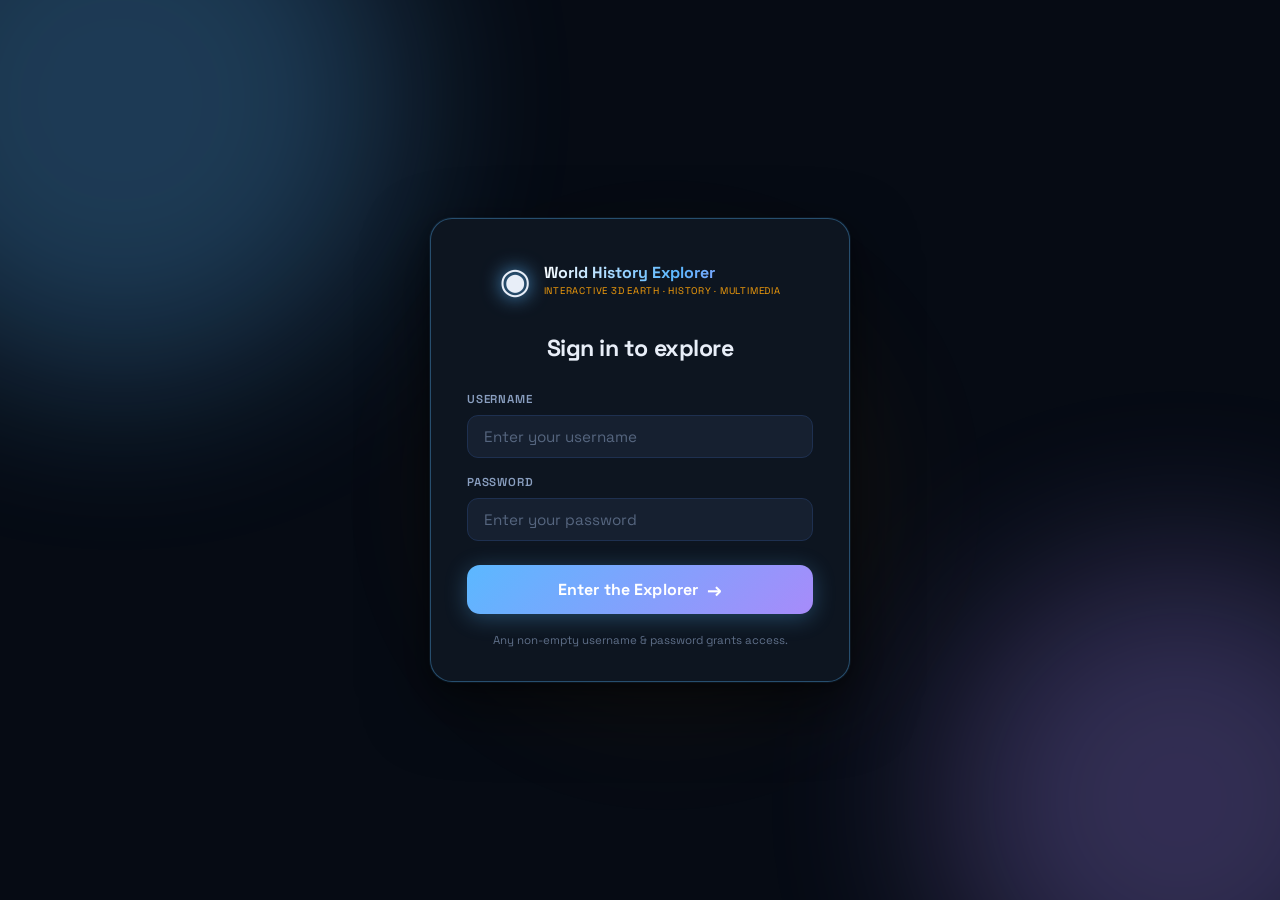
<file: index.html>
<!DOCTYPE html>
<html lang="en">
<head>
  <meta charset="UTF-8" />
  <meta name="viewport" content="width=device-width, initial-scale=1, viewport-fit=cover" />
  <title>Globe — World History Explorer</title>
  <link rel="stylesheet" href="css/styles.css" />
  <!-- Fast auth guard: runs synchronously before any rendering -->
  <script>if (sessionStorage.getItem('whe_logged_in') !== 'true') { window.location.replace('login.html'); }</script>
</head>
<body>

  <header class="site-header">
    <div class="site-header__inner">
      <span class="brand">
        <span class="brand__icon" aria-hidden="true">◉</span>
        <div class="brand__text">
          <span class="brand__name">World History Explorer</span>
          <span class="brand__sub">Interactive 3D Earth · History · Multimedia</span>
        </div>
      </span>
      <nav class="site-nav" id="siteMainNav" aria-label="Site pages">
        <a href="index.html" class="site-nav__link is-active" aria-current="page">🌍 Globe</a>
        <a href="quiz.html" class="site-nav__link">🧠 Quiz</a>
        <a href="timeline.html" class="site-nav__link">📅 Timeline</a>
        <a href="map.html" class="site-nav__link">🗺️ Map</a>
        <div class="site-nav__sep" aria-hidden="true"></div>
        <button type="button" id="btnThemeToggle" class="btn btn--sm" aria-pressed="false">☀ Light</button>
      </nav>
      <button
        type="button"
        class="mobile-nav-toggle"
        id="btnMobileNavToggle"
        aria-expanded="false"
        aria-controls="siteMainNav"
        aria-label="Open site menu"
      >
        <span class="mobile-nav-toggle__icon" aria-hidden="true"></span>
      </button>
    </div>
  </header>

  <div id="mobileNavBackdrop" class="mobile-nav-backdrop" hidden></div>

  <main class="globe-workspace">

    <!-- ── Left: Globe + Controls ── -->
    <section class="globe-panel" aria-labelledby="globe-heading">
      <div class="globe-panel__top">
        <div class="globe-panel__heading">
          <span class="chapter-label" aria-hidden="true">🌍 Explore &amp; Discover</span>
          <h2 id="globe-heading" class="globe-panel__title">Interactive Globe</h2>
        </div>
        <div class="globe-controls" role="toolbar" aria-label="Globe controls">
          <button type="button" id="btnToggleRotation" class="btn btn--sm" aria-pressed="true">⏸ Pause</button>
          <button type="button" id="btnResetCamera" class="btn btn--sm">↺ Reset</button>
          <button type="button" id="btnToggleWireframe" class="btn btn--sm" aria-pressed="false">⬡ Wire</button>
          <a href="map.html" class="btn btn--sm">🗺 Map</a>
        </div>
      </div>

      <div id="globe-container" class="globe-container" role="application" aria-label="Rotatable 3D globe. Click a continent to learn more."></div>

      <p class="hint">Drag to rotate · Scroll or pinch to zoom · Tap land regions to explore</p>

      <nav aria-label="Continent shortcuts" class="continent-nav">
        <span class="continent-nav__label">Jump to</span>
        <div class="continent-nav__buttons" id="continentQuickNav"></div>
      </nav>
    </section>

    <!-- ── Right: Info Sidebar ── -->
    <aside
      id="infoPanel"
      class="info-sidebar"
      aria-hidden="true"
      aria-labelledby="panelTitle"
    >
      <!-- Empty / placeholder state -->
      <div class="info-sidebar__empty" id="panelEmptyState">
        <div class="info-sidebar__orb" aria-hidden="true">🌐</div>
        <h3 class="info-sidebar__empty-title">Select a Continent</h3>
        <p class="info-sidebar__empty-body">
          Tap any region on the globe or use the jump-to buttons to explore history,
          statistics, media, and an animated algorithm timeline.
        </p>
        <div class="feature-grid">
          <button type="button" class="feature-chip" data-chip-section="panelEvents">📚 History</button>
          <button type="button" class="feature-chip" data-chip-section="panelStats">📊 Statistics</button>
          <button type="button" class="feature-chip" data-chip-section="panelImages">🖼 Images</button>
          <button type="button" class="feature-chip" data-chip-section="panelNarrationBlock">🎙 Narration</button>
          <button type="button" class="feature-chip" data-chip-section="panelVideoYoutubeWrap">🎬 Video</button>
        </div>
      </div>

      <!-- Continent detail content (shown after selection) -->
      <div class="info-sidebar__content" id="panelContent" hidden>
        <button type="button" class="info-panel__close" id="btnClosePanel" aria-label="Close panel">×</button>
        <div class="info-panel__inner">
          <h2 id="panelTitle" class="info-panel__title"></h2>
          <p id="panelOverview" class="info-panel__text"></p>

          <div class="panel-narration" id="panelNarrationBlock" aria-label="Optional narration">
            <h3 class="info-panel__subtitle">Narration</h3>
            <label class="panel-narration__auto">
              <input type="checkbox" id="panelNarratorAuto" />
              <span>🔊 Auto-play narration when a region opens</span>
            </label>
            <div class="panel-narration__tools">
              <button type="button" id="panelNarrationPlay" class="btn btn--primary btn--sm">▶ Play</button>
              <button type="button" id="panelNarrationPause" class="btn btn--sm" disabled>⏸ Pause</button>
              <button type="button" id="panelNarrationStop" class="btn btn--sm">⏹ Stop</button>
            </div>
          </div>

          <h3 class="info-panel__subtitle">Key statistics</h3>
          <dl class="stats" id="panelStats"></dl>

          <h3 class="info-panel__subtitle">Timeline highlights</h3>
          <ul class="event-list" id="panelEvents"></ul>

          <h3 class="info-panel__subtitle">Full timeline</h3>
          <p class="info-panel__timeline-lead">
            Open the Timeline page to view the animated drawing (DDA/Bresenham spine, midpoint circles, Bézier chords, and clipping).
          </p>
          <a id="panelOpenTimeline" class="btn btn--primary btn--sm btn--full" href="timeline.html">
            📅 Open Timeline for this continent
          </a>

          <h3 class="info-panel__subtitle">Reference maps</h3>
          <div class="media-row" id="panelImages"></div>

          <h3 class="info-panel__subtitle">Video</h3>
          <div id="panelVideoYoutubeWrap" class="media-video-youtube" hidden>
            <iframe
              id="panelVideoYoutube"
              class="media-video-youtube__iframe"
              allow="accelerometer; autoplay; clipboard-write; encrypted-media; gyroscope; picture-in-picture"
              allowfullscreen
              title="Region history video"
              src=""
            ></iframe>
          </div>
          <video id="panelVideo" class="media-video" controls preload="metadata" hidden></video>
          <p id="panelMediaNote" class="info-panel__media-note"></p>
        </div>
      </div>
    </aside>

  </main>

  <!-- Backdrop dims page on mobile when sidebar opens as bottom sheet -->
  <div id="panelBackdrop" class="backdrop" hidden></div>

  <script type="importmap">
    {
      "imports": {
        "three": "https://cdn.jsdelivr.net/npm/three@0.160.0/build/three.module.js",
        "three/addons/": "https://cdn.jsdelivr.net/npm/three@0.160.0/examples/jsm/"
      }
    }
  </script>
  <script type="module" src="js/app.js"></script>
</body>
</html>
</file>
<file: css/styles.css>
@import url('https://fonts.googleapis.com/css2?family=Space+Grotesk:wght@400;500;600;700&display=swap');

:root {
  --bg-deep: #060b14;
  --bg-panel: #0d1520;
  --bg-elevated: #162030;
  --accent: #5bb8ff;
  --accent-soft: rgba(91, 184, 255, 0.22);
  --accent-gold: #f59e0b;
  --accent-gold-soft: rgba(245, 158, 11, 0.18);
  --accent-green: #34d399;
  --accent-green-soft: rgba(52, 211, 153, 0.15);
  --accent-purple: #a78bfa;
  --text: #e8eef8;
  --text-muted: #8a9fc0;
  --border: #1e3050;
  --border-glow: rgba(91, 184, 255, 0.35);
  --shadow: rgba(0, 0, 0, 0.55);
  --radius: 12px;
  --transition: 0.28s cubic-bezier(0.4, 0, 0.2, 1);
  --header-bg: rgba(6, 11, 20, 0.9);
  --body-gradient-mid: #0a1f3c;
  --btn-hover-bg: #1c2e48;
  --timeline-bg: #080e18;
  --timeline-clip: #5bb8ff;
  --timeline-spine: #7ec8ff;
  --timeline-node: #f0a050;
  --timeline-curve: #9bdc6a;
  --timeline-label: #e8eef8;
  --timeline-label-muted: #9aa8c4;
  --map-ocean: #060e18;
  /* Borders read well on satellite / earth imagery */
  --map-border: #cfe6ff;
  --map-hover: #8fd4ff;
  --map-selected: #ffb84d;
  --touch-target: 44px;
  --nav-transition: 0.28s cubic-bezier(0.4, 0, 0.2, 1);
  font-family: 'Space Grotesk', "Segoe UI", system-ui, -apple-system, sans-serif;
  color-scheme: dark;
}

[data-theme='light'] {
  --bg-deep: #e8edf5;
  --bg-panel: #ffffff;
  --bg-elevated: #f1f5f9;
  --accent: #2563eb;
  --accent-soft: rgba(37, 99, 235, 0.15);
  --accent-gold: #b45309;
  --accent-gold-soft: rgba(180, 83, 9, 0.1);
  --accent-green: #059669;
  --accent-green-soft: rgba(5, 150, 105, 0.1);
  --accent-purple: #7c3aed;
  --text: #0f172a;
  --text-muted: #475569;
  --border: #cbd5e1;
  --border-glow: rgba(37, 99, 235, 0.3);
  --shadow: rgba(15, 23, 42, 0.1);
  --header-bg: rgba(255, 255, 255, 0.92);
  --body-gradient-mid: #cbd5e1;
  --btn-hover-bg: #dbeafe;
  --timeline-bg: #f8fafc;
  --timeline-clip: #2563eb;
  --timeline-spine: #0284c7;
  --timeline-node: #c2410c;
  --timeline-curve: #16a34a;
  --timeline-label: #0f172a;
  --timeline-label-muted: #64748b;
  --map-ocean: #e2e8f0;
  --map-border: #1e3a5a;
  --map-hover: #2563eb;
  --map-selected: #c2410c;
  color-scheme: light;
}

*,
*::before,
*::after {
  box-sizing: border-box;
}

/* Prevent horizontal “page drift” on narrow phones; keep content within the screen width. */
html {
  overflow-x: hidden;
  -webkit-text-size-adjust: 100%;
}

@media (prefers-reduced-motion: no-preference) {
  html {
    scroll-behavior: smooth;
  }
}

body {
  margin: 0;
  min-height: 100vh;
  min-height: 100dvh;
  background:
    radial-gradient(ellipse 60% 40% at 15% 0%, rgba(91, 184, 255, 0.07) 0%, transparent 60%),
    radial-gradient(ellipse 60% 40% at 85% 100%, rgba(167, 139, 250, 0.05) 0%, transparent 60%),
    radial-gradient(ellipse 140% 90% at 50% -15%, var(--body-gradient-mid) 0%, var(--bg-deep) 60%);
  color: var(--text);
  line-height: 1.5;
  transition: background 0.35s ease, color 0.25s ease;
}

body.map-panel-open {
  overflow: hidden;
}

.visually-hidden {
  position: absolute;
  width: 1px;
  height: 1px;
  padding: 0;
  margin: -1px;
  overflow: hidden;
  clip: rect(0, 0, 0, 0);
  white-space: nowrap;
  border: 0;
}

/* Sticky chrome: title row + (desktop) toolbar + section links */
.site-chrome {
  position: sticky;
  top: 0;
  z-index: 55;
  width: 100%;
  max-width: 100%;
  overflow-x: clip;
  background: var(--header-bg);
  backdrop-filter: blur(8px);
  border-bottom: 1px solid var(--border);
  transition: background 0.3s ease, border-color 0.25s ease;
}

.app-header {
  display: flex;
  flex-direction: column;
  gap: 0.6rem;
  padding: 1rem max(1.5rem, env(safe-area-inset-right, 0px)) 0.5rem max(1.5rem, env(safe-area-inset-left, 0px));
  border-bottom: none;
  background: transparent;
}

.app-header__bar {
  display: flex;
  align-items: center;
  justify-content: space-between;
  gap: 0.75rem;
  width: 100%;
  min-width: 0;
}

.brand {
  display: flex;
  align-items: center;
  gap: 0.75rem;
  min-width: 0;
}

.brand > div,
.brand__link > div {
  min-width: 0;
}

.brand__icon {
  font-size: 2.25rem;
  color: var(--accent);
  text-shadow: 0 0 24px rgba(91, 184, 255, 0.7), 0 0 48px rgba(91, 184, 255, 0.3);
  animation: icon-pulse 3s ease-in-out infinite;
  flex-shrink: 0;
}

.brand h1 {
  margin: 0;
  font-size: 1.4rem;
  font-weight: 700;
  letter-spacing: -0.03em;
  overflow-wrap: anywhere;
  background: linear-gradient(120deg, #ffffff 0%, var(--accent) 50%, var(--accent-purple) 100%);
  -webkit-background-clip: text;
  -webkit-text-fill-color: transparent;
  background-clip: text;
}

.brand__link {
  display: flex;
  align-items: center;
  gap: 0.75rem;
  text-decoration: none;
  color: inherit;
  min-width: 0;
}

.brand__link:hover .brand__title {
  color: var(--accent);
  opacity: 0.85;
  transition: opacity 0.2s ease;
}

.brand__title {
  margin: 0;
  font-size: 1.4rem;
  font-weight: 700;
  letter-spacing: -0.03em;
  display: block;
  overflow-wrap: anywhere;
  background: linear-gradient(120deg, #ffffff 0%, var(--accent) 50%, var(--accent-purple) 100%);
  -webkit-background-clip: text;
  -webkit-text-fill-color: transparent;
  background-clip: text;
}

.tagline {
  margin: 0.1rem 0 0;
  font-size: 0.76rem;
  font-weight: 500;
  letter-spacing: 0.04em;
  text-transform: uppercase;
  color: var(--accent-gold);
  overflow-wrap: anywhere;
  opacity: 0.85;
}

.mobile-nav-toggle {
  display: none;
  flex-shrink: 0;
  align-items: center;
  justify-content: center;
  min-width: var(--touch-target);
  min-height: var(--touch-target);
  padding: 0;
  border: 1px solid var(--border);
  border-radius: 10px;
  background: var(--bg-elevated);
  color: var(--text);
  cursor: pointer;
  transition: background var(--transition), border-color var(--transition);
}

.mobile-nav-toggle:hover {
  border-color: var(--accent);
  background: var(--btn-hover-bg);
}

.mobile-nav-toggle:focus-visible {
  outline: 2px solid var(--accent);
  outline-offset: 2px;
}

.mobile-nav-toggle__icon,
.mobile-nav-toggle__icon::before,
.mobile-nav-toggle__icon::after {
  display: block;
  width: 1.25rem;
  height: 2px;
  background: currentColor;
  border-radius: 1px;
  position: relative;
}

.mobile-nav-toggle__icon::before,
.mobile-nav-toggle__icon::after {
  content: '';
  position: absolute;
  left: 0;
}

.mobile-nav-toggle__icon::before {
  top: -6px;
}

.mobile-nav-toggle__icon::after {
  top: 6px;
}

.mobile-nav-backdrop {
  position: fixed;
  inset: 0;
  z-index: 70;
  background: rgba(0, 0, 0, 0.5);
  opacity: 0;
  pointer-events: none;
  transition: opacity var(--nav-transition);
}

.mobile-nav-backdrop.is-visible {
  opacity: 1;
  pointer-events: auto;
}

.toolbar {
  display: flex;
  flex-wrap: wrap;
  gap: 0.5rem;
  align-items: center;
  justify-content: flex-end;
}

/* Toolbar + page links: desktop column inside chrome; mobile = slide-in sheet (see media queries) */
.site-main-nav {
  display: flex;
  flex-direction: column;
  align-items: stretch;
  gap: 0.35rem;
  padding: 0 max(1.5rem, env(safe-area-inset-right, 0px)) 0.55rem max(1.5rem, env(safe-area-inset-left, 0px));
  max-width: 1200px;
  margin: 0 auto;
  width: 100%;
  min-width: 0;
  box-sizing: border-box;
}

.site-main-nav .toolbar {
  width: 100%;
}

.site-main-nav .section-nav {
  position: static;
  z-index: auto;
  max-width: 100%;
  margin: 0;
  padding: 0;
  border: none;
  background: transparent;
  backdrop-filter: none;
}

.section-nav {
  display: flex;
  flex-wrap: wrap;
  align-items: center;
  gap: 0.5rem 0.75rem;
  transition: background 0.3s ease, border-color 0.25s ease;
}

.section-nav__label {
  font-size: 0.7rem;
  font-weight: 600;
  text-transform: uppercase;
  letter-spacing: 0.08em;
  color: var(--text-muted);
  flex-shrink: 0;
}

.section-nav__list {
  display: flex;
  flex-wrap: wrap;
  gap: 0.35rem;
  list-style: none;
  margin: 0;
  padding: 0;
}

.section-nav__btn {
  display: inline-block;
  padding: 0.35rem 0.85rem;
  border-radius: 999px;
  font-size: 0.8rem;
  font-weight: 500;
  font-family: inherit;
  line-height: inherit;
  text-decoration: none;
  color: var(--text);
  background: var(--bg-elevated);
  border: 1px solid var(--border);
  cursor: pointer;
  transition: background var(--transition), border-color var(--transition), color 0.2s ease, box-shadow var(--transition);
}

.section-nav__btn:hover {
  border-color: var(--accent);
  background: var(--btn-hover-bg);
}

.section-nav__btn:focus-visible {
  outline: 2px solid var(--accent);
  outline-offset: 2px;
}

.section-nav__btn.is-active {
  border-color: var(--accent);
  background: var(--accent-soft);
  box-shadow: 0 0 0 1px var(--accent);
}

.section-nav__link {
  display: inline-block;
  padding: 0.35rem 0.85rem;
  border-radius: 999px;
  font-size: 0.8rem;
  font-weight: 500;
  text-decoration: none;
  color: var(--text);
  background: var(--bg-elevated);
  border: 1px solid var(--border);
  transition: background var(--transition), border-color var(--transition), color 0.2s ease, box-shadow var(--transition);
}

.section-nav__link:hover {
  border-color: var(--accent);
  background: var(--btn-hover-bg);
}

.section-nav__link:focus-visible {
  outline: 2px solid var(--accent);
  outline-offset: 2px;
}

.section-nav__link.is-active {
  border-color: var(--accent);
  background: var(--accent-soft);
  box-shadow: 0 0 0 1px var(--accent), 0 0 12px rgba(91, 184, 255, 0.3);
  color: var(--accent);
  font-weight: 600;
}

#section-globe,
#section-quiz,
#section-timeline {
  scroll-margin-top: 3.75rem;
}

.section-heading {
  margin: 0 0 0.75rem;
  font-size: 1.15rem;
  font-weight: 700;
  letter-spacing: -0.02em;
  background: linear-gradient(120deg, var(--text) 0%, var(--accent) 100%);
  -webkit-background-clip: text;
  -webkit-text-fill-color: transparent;
  background-clip: text;
  display: inline-block;
}

.btn {
  padding: 0.45rem 1rem;
  border-radius: 8px;
  border: 1px solid var(--border);
  background: var(--bg-elevated);
  color: var(--text);
  font-size: 0.875rem;
  font-weight: 500;
  font-family: inherit;
  cursor: pointer;
  transition: background var(--transition), border-color var(--transition), box-shadow var(--transition), transform 0.15s ease;
}

.btn:hover {
  border-color: var(--accent);
  background: var(--btn-hover-bg);
  box-shadow: 0 0 14px rgba(91, 184, 255, 0.2);
}

.btn:active {
  transform: scale(0.97);
}

.btn--primary {
  border-color: var(--accent);
  background: linear-gradient(145deg, #1d5fa0, #0e3060);
  box-shadow: 0 2px 12px rgba(91, 184, 255, 0.25);
}

.btn--primary:hover {
  background: linear-gradient(145deg, #2570b8, #1a4a80);
  box-shadow: 0 4px 20px rgba(91, 184, 255, 0.4);
}

.layout {
  display: flex;
  flex-direction: column;
  gap: 2rem;
  padding: 1rem 1.5rem 2rem;
  padding-left: max(1rem, env(safe-area-inset-left, 0px));
  padding-right: max(1rem, env(safe-area-inset-right, 0px));
  padding-bottom: max(2rem, env(safe-area-inset-bottom, 0px));
  width: 100%;
  min-width: 0;
  max-width: min(1200px, 100%);
  margin: 0 auto;
  box-sizing: border-box;
  overflow-x: clip;
}

.layout-main-row {
  display: flex;
  flex-direction: column;
  gap: 1.25rem;
  align-items: stretch;
  min-width: 0;
  width: 100%;
}

.layout-main-row__globe {
  min-width: 0;
  width: 100%;
}

@media (min-width: 960px) {
  .layout-main-row {
    flex-direction: row;
    align-items: flex-start;
  }

  .layout-main-row__globe {
    flex: 1;
    min-width: 0;
  }

  .continent-timeline-aside {
    flex: 0 0 min(340px, 34vw);
    max-height: calc(100vh - 100px);
    overflow-y: auto;
  }
}

.continent-timeline-aside {
  background: var(--bg-panel);
  border: 1px solid var(--border);
  border-radius: var(--radius);
  padding: 0.85rem 1rem 1rem;
}

.continent-timeline-aside h2 {
  margin: 0 0 0.35rem;
  font-size: 0.95rem;
}

.continent-timeline-aside .aside-lead {
  margin: 0 0 0.65rem;
  font-size: 0.78rem;
  color: var(--text-muted);
  line-height: 1.45;
}

.continent-timeline-toolbar {
  display: flex;
  flex-wrap: wrap;
  gap: 0.45rem;
  align-items: center;
  margin-bottom: 0.55rem;
}

.continent-timeline-toolbar label {
  font-size: 0.78rem;
  color: var(--text-muted);
}

.continent-timeline-toolbar select {
  padding: 0.3rem 0.45rem;
  border-radius: 6px;
  border: 1px solid var(--border);
  background: var(--bg-elevated);
  color: var(--text);
  font-size: 0.8rem;
}

#continentTimelineCanvas {
  display: block;
  width: 100%;
  max-width: 320px;
  height: auto;
  border-radius: 8px;
  border: 1px solid var(--border);
  background: var(--timeline-bg);
}

.timeline-status {
  margin: 0.45rem 0 0;
  font-size: 0.75rem;
  color: var(--text-muted);
  min-height: 2.4em;
}

.globe-section {
  position: relative;
  padding-bottom: 0.25rem;
  width: 100%;
  min-width: 0;
}

.globe-container {
  width: 100%;
  max-width: 100%;
  height: min(72vh, 640px);
  border-radius: var(--radius);
  border: 1px solid var(--border);
  overflow: hidden;
  background: #020508;
  box-shadow: 0 24px 48px var(--shadow);
  transition: height 0.35s ease;
}

.layout--globe-page .globe-container {
  height: min(80vh, 720px);
}

.layout--subpage {
  max-width: min(720px, 100%);
  width: 100%;
  min-width: 0;
  margin: 0 auto;
  box-sizing: border-box;
}

.layout--subpage .quiz-hub {
  margin-top: 0;
}

.timeline-page__panel {
  max-width: 360px;
  margin-left: auto;
  margin-right: auto;
}

@media (min-width: 960px) {
  .timeline-page__panel.continent-timeline-aside {
    max-height: calc(100vh - 120px);
    overflow-y: auto;
  }
}

.globe-container canvas {
  display: block;
  width: 100% !important;
  height: 100% !important;
}

.hint {
  margin: 0.65rem 0 0;
  font-size: 0.85rem;
  color: var(--text-muted);
  text-align: center;
}

.continent-nav {
  margin-top: 1rem;
  padding: 0.75rem 1rem;
  border-radius: var(--radius);
  background: var(--bg-panel);
  border: 1px solid var(--border);
}

.continent-nav__label {
  display: block;
  font-size: 0.75rem;
  text-transform: uppercase;
  letter-spacing: 0.06em;
  color: var(--text-muted);
  margin-bottom: 0.5rem;
}

.continent-nav__buttons {
  display: flex;
  flex-wrap: wrap;
  gap: 0.4rem;
}

.continent-nav__buttons .btn {
  font-size: 0.8rem;
  padding: 0.35rem 0.65rem;
}

.backdrop {
  position: fixed;
  inset: 0;
  background: rgba(0, 0, 0, 0.55);
  /* Above sticky .site-chrome (55) so dimming + panel sit on top of the header/toolbar */
  z-index: 65;
  opacity: 0;
  pointer-events: none;
  transition: opacity var(--transition);
}

.backdrop.is-visible {
  opacity: 1;
  pointer-events: auto;
}

.info-panel {
  position: fixed;
  top: 0;
  right: 0;
  width: min(100%, 420px);
  max-width: 100%;
  height: 100%;
  max-height: 100vh;
  max-height: 100dvh;
  box-sizing: border-box;
  background: var(--bg-panel);
  border-left: 1px solid var(--border);
  box-shadow: -12px 0 40px var(--shadow);
  z-index: 90;
  transform: translateX(100%);
  transition: transform var(--transition);
  overflow-x: hidden;
  overflow-y: auto;
  overscroll-behavior: contain;
}

.info-panel.is-open {
  transform: translateX(0);
}

.info-panel__close {
  position: sticky;
  top: 0;
  float: right;
  margin: 0.5rem 0.5rem 0 0;
  z-index: 1;
  width: 2.25rem;
  height: 2.25rem;
  border: none;
  border-radius: 50%;
  background: var(--bg-elevated);
  color: var(--text);
  font-size: 1.5rem;
  line-height: 1;
  cursor: pointer;
  transition: background var(--transition);
}

.info-panel__close:hover {
  background: #2c3d5c;
}

.info-panel__inner {
  padding: 1.25rem max(1.5rem, env(safe-area-inset-right, 0px)) 2rem max(1.5rem, env(safe-area-inset-left, 0px));
  clear: both;
  max-width: 100%;
  box-sizing: border-box;
  overflow-wrap: break-word;
  word-break: break-word;
}

.info-panel__title {
  margin: 0 0 0.85rem;
  font-size: 1.55rem;
  font-weight: 700;
  letter-spacing: -0.03em;
  background: linear-gradient(120deg, #ffffff 0%, var(--accent) 60%, var(--accent-purple) 100%);
  -webkit-background-clip: text;
  -webkit-text-fill-color: transparent;
  background-clip: text;
  overflow-wrap: anywhere;
  max-width: 100%;
}

.info-panel__text {
  margin: 0 0 1.25rem;
  font-size: 0.95rem;
  color: var(--text-muted);
  overflow-wrap: break-word;
}

.panel-narration {
  margin: 0 0 1.1rem;
  padding: 0.65rem 0.75rem 0.75rem;
  border-radius: 8px;
  border: 1px solid var(--border);
  background: var(--bg-elevated);
}

.panel-narration__auto {
  display: flex;
  align-items: flex-start;
  gap: 0.45rem;
  margin: 0 0 0.65rem;
  font-size: 0.8rem;
  color: var(--text-muted);
  cursor: pointer;
}

.panel-narration__auto span {
  min-width: 0;
  flex: 1;
}

.panel-narration__auto input {
  margin-top: 0.2rem;
  accent-color: var(--accent);
}

.panel-narration__tools {
  display: flex;
  flex-wrap: wrap;
  gap: 0.45rem;
}

.panel-narration__tools .btn {
  flex: 1 1 auto;
  min-width: 0;
  max-width: 100%;
}

.info-panel__subtitle {
  margin: 1.25rem 0 0.5rem;
  font-size: 0.8rem;
  text-transform: uppercase;
  letter-spacing: 0.05em;
  color: var(--text-muted);
}

.stats {
  margin: 0;
  gap: 0.4rem !important;
  display: grid;
  /* minmax(0,1fr) lets long values wrap instead of forcing horizontal scroll */
  grid-template-columns: auto minmax(0, 1fr);
  gap: 0.35rem 1rem;
  font-size: 0.9rem;
}

.stats dt {
  color: var(--accent);
  font-weight: 600;
  font-size: 0.78rem;
  text-transform: uppercase;
  letter-spacing: 0.05em;
}

.stats dd {
  margin: 0;
  overflow-wrap: anywhere;
  font-weight: 500;
}

.media-row {
  display: flex;
  flex-direction: column;
  gap: 0.75rem;
}

.media-row img {
  width: 100%;
  border-radius: 8px;
  border: 1px solid var(--border);
}

.media-audio,
.media-video {
  width: 100%;
  border-radius: 8px;
  margin-top: 0.25rem;
}

.media-video {
  max-width: 100%;
  max-height: 220px;
  background: #000;
}

.media-video-youtube {
  position: relative;
  width: 100%;
  margin-top: 0.25rem;
  padding-bottom: 56.25%;
  height: 0;
  border-radius: 8px;
  overflow: hidden;
  border: 1px solid var(--border);
  background: #0a0e14;
}

.media-video-youtube__iframe {
  position: absolute;
  inset: 0;
  width: 100%;
  height: 100%;
  border: 0;
}

.info-panel__note {
  margin-top: 1rem;
  font-size: 0.8rem;
  color: var(--text-muted);
}

.event-list {
  margin: 0 0 1rem;
  padding: 0;
  list-style: none;
  display: flex;
  flex-direction: column;
  gap: 0.85rem;
}

.event-item {
  margin: 0;
  padding: 0.7rem 0.85rem 0.7rem 1rem;
  border-radius: 8px;
  border-left: 3px solid var(--accent-gold) !important;
  background: var(--bg-elevated);
  border: 1px solid var(--border);
  min-width: 0;
  max-width: 100%;
}

.event-item__head {
  font-size: 0.82rem;
  line-height: 1.35;
  margin-bottom: 0.35rem;
}

.event-item__when {
  color: var(--accent-gold);
  font-weight: 700;
  font-variant-numeric: tabular-nums;
  background: var(--accent-gold-soft);
  padding: 0.05rem 0.4rem;
  border-radius: 4px;
  font-size: 0.78rem;
  letter-spacing: 0.02em;
}

.event-item__title {
  font-weight: 600;
  color: var(--text);
}

.event-item__text {
  margin: 0;
  font-size: 0.82rem;
  color: var(--text-muted);
  line-height: 1.45;
}

.info-panel__timeline-lead {
  margin: 0 0 0.75rem;
  font-size: 0.88rem;
  color: var(--text-muted);
  line-height: 1.45;
}

.panel-timeline-toolbar {
  display: flex;
  flex-wrap: wrap;
  align-items: flex-end;
  gap: 0.5rem 0.75rem;
  margin-bottom: 0.6rem;
}

.panel-timeline-toolbar__label {
  display: flex;
  flex-direction: column;
  gap: 0.25rem;
  font-size: 0.72rem;
  text-transform: uppercase;
  letter-spacing: 0.05em;
  color: var(--text-muted);
}

.panel-timeline-toolbar__label select {
  min-width: 8rem;
  padding: 0.3rem 0.45rem;
  border-radius: 6px;
  border: 1px solid var(--border);
  background: var(--bg-elevated);
  color: var(--text);
  font-size: 0.8rem;
  text-transform: none;
  letter-spacing: normal;
}

.panel-timeline-canvas {
  display: block;
  width: 100%;
  max-width: 300px;
  height: auto;
  border-radius: 8px;
  border: 1px solid var(--border);
  background: var(--timeline-bg);
}

.panel-timeline-status {
  margin-top: 0.45rem;
  margin-bottom: 0.5rem;
}

.quiz-form .quiz-q {
  margin: 0 0 1.1rem;
  padding: 1rem 1rem 1rem;
  border: 1px solid var(--border);
  border-radius: 12px;
  background: var(--bg-elevated);
  box-shadow: 0 4px 24px rgba(0, 0, 0, 0.3);
}

.quiz-form .quiz-q__legend {
  padding: 0 0 0.75rem;
  font-size: 0.95rem;
  font-weight: 600;
  color: var(--text);
  line-height: 1.45;
}

.quiz-q__opts {
  display: flex;
  flex-direction: column;
  gap: 0.5rem;
}

.quiz-opt {
  display: flex;
  align-items: center;
  gap: 0.6rem;
  font-size: 0.88rem;
  font-weight: 500;
  color: var(--text);
  cursor: pointer;
  padding: 0.6rem 0.85rem;
  border-radius: 8px;
  border: 1px solid var(--border);
  background: var(--bg-panel);
  transition: background var(--transition), border-color var(--transition), box-shadow var(--transition), transform 0.12s ease;
}

.quiz-opt:hover {
  background: var(--btn-hover-bg);
  border-color: var(--accent);
  box-shadow: 0 0 10px rgba(91, 184, 255, 0.15);
  transform: translateX(3px);
}

.quiz-opt input {
  accent-color: var(--accent);
  width: 1rem;
  height: 1rem;
  flex-shrink: 0;
}

.quiz-opt--correct {
  color: var(--accent-green);
  background: var(--accent-green-soft);
  border-color: var(--accent-green);
  box-shadow: 0 0 12px rgba(52, 211, 153, 0.25);
  font-weight: 600;
}

.quiz-opt--wrong {
  color: #ff8a8a;
  background: rgba(255, 100, 100, 0.1);
  border-color: rgba(255, 100, 100, 0.4);
}

.quiz-q--skipped {
  border-color: rgba(245, 158, 11, 0.45);
}

.quiz-actions {
  display: flex;
  flex-wrap: wrap;
  gap: 0.5rem;
  margin-top: 0.25rem;
}

.quiz-result {
  margin: 0.75rem 0 0;
  font-size: 1rem;
  font-weight: 700;
  color: var(--accent-gold);
  background: var(--accent-gold-soft);
  border: 1px solid rgba(245, 158, 11, 0.35);
  border-radius: 8px;
  padding: 0.5rem 0.85rem;
  display: inline-block;
}

.quiz-form--sequential .quiz-step-progress {
  margin: 0 0 0.75rem;
  font-size: 0.82rem;
  font-weight: 600;
  color: var(--accent);
  text-transform: uppercase;
  letter-spacing: 0.06em;
  background: var(--accent-soft);
  display: inline-block;
  padding: 0.2rem 0.7rem;
  border-radius: 999px;
  border: 1px solid var(--border-glow);
}

.quiz-step-feedback {
  margin: 0.5rem 0 0.35rem;
  font-size: 0.95rem;
  font-weight: 600;
  line-height: 1.35;
  min-height: 1.35em;
}

.quiz-step-feedback.is-correct {
  color: var(--accent-green);
  background: var(--accent-green-soft);
  border-radius: 6px;
  padding: 0.35rem 0.6rem;
}

.quiz-step-feedback.is-incorrect {
  color: #ff9a9a;
  background: rgba(255, 100, 100, 0.08);
  border-radius: 6px;
  padding: 0.35rem 0.6rem;
}

.quiz-step-feedback.is-neutral {
  color: var(--accent);
}

.quiz-actions--sequential {
  margin-top: 0.65rem;
}

.quiz-hub {
  margin-top: 1.25rem;
  padding: 1rem 1.1rem 1.15rem;
  border-radius: var(--radius);
  background: var(--bg-panel);
  border: 1px solid var(--border);
}

.quiz-hub__title {
  margin: 0 0 0.5rem;
  font-size: 1.25rem;
  font-weight: 700;
  letter-spacing: -0.02em;
  background: linear-gradient(120deg, var(--text) 0%, var(--accent-gold) 100%);
  -webkit-background-clip: text;
  -webkit-text-fill-color: transparent;
  background-clip: text;
  display: inline-block;
}

.quiz-hub__intro {
  margin: 0 0 0.85rem;
  font-size: 0.85rem;
  color: var(--text-muted);
  line-height: 1.5;
  max-width: 65ch;
}

.quiz-hub__controls {
  display: flex;
  flex-wrap: wrap;
  align-items: flex-end;
  gap: 0.65rem 1rem;
}

.quiz-hub__select-label {
  display: flex;
  flex-direction: column;
  gap: 0.25rem;
  font-size: 0.78rem;
  text-transform: uppercase;
  letter-spacing: 0.05em;
  color: var(--text-muted);
}

.quiz-hub__select {
  min-width: 12rem;
  padding: 0.4rem 0.5rem;
  border-radius: 8px;
  border: 1px solid var(--border);
  background: var(--bg-elevated);
  color: var(--text);
  font-size: 0.9rem;
}

.quiz-hub__area {
  margin-top: 1rem;
  padding-top: 0.25rem;
}

.map-page {
  max-width: min(1100px, 100%);
  width: 100%;
  min-width: 0;
  margin: 0 auto;
  padding: 1rem 1.5rem 2rem;
  padding-left: max(1rem, env(safe-area-inset-left, 0px));
  padding-right: max(1rem, env(safe-area-inset-right, 0px));
  padding-bottom: max(2rem, env(safe-area-inset-bottom, 0px));
  box-sizing: border-box;
}

.map-page__intro {
  margin-bottom: 1rem;
}

.map-page__lead {
  margin: 0 0 0.85rem;
  font-size: 0.88rem;
  color: var(--text-muted);
  line-height: 1.55;
  max-width: 72ch;
}

.map-page__lead code {
  font-size: 0.82em;
  padding: 0.1em 0.35em;
  border-radius: 4px;
  background: var(--bg-elevated);
  border: 1px solid var(--border);
}

.map-page__toolbar {
  display: flex;
  flex-wrap: wrap;
  align-items: center;
  gap: 1rem 1.25rem;
  margin-bottom: 0.5rem;
}

.map-page__select-label {
  display: flex;
  flex-direction: column;
  gap: 0.25rem;
  font-size: 0.72rem;
  text-transform: uppercase;
  letter-spacing: 0.05em;
  color: var(--text-muted);
}

.map-page__select-label select {
  min-width: 10rem;
  padding: 0.35rem 0.5rem;
  border-radius: 8px;
  border: 1px solid var(--border);
  background: var(--bg-elevated);
  color: var(--text);
  font-size: 0.85rem;
  text-transform: none;
  letter-spacing: normal;
}

.map-page__narrate {
  display: flex;
  align-items: center;
  gap: 0.45rem;
  font-size: 0.85rem;
  color: var(--text-muted);
  cursor: pointer;
}

.map-page__status {
  margin: 0.35rem 0 0;
  font-size: 0.78rem;
  color: var(--accent);
  min-height: 1.4em;
}

.map-workspace {
  display: flex;
  flex-direction: column;
  gap: 1rem;
  align-items: stretch;
}

@media (min-width: 900px) {
  .map-workspace {
    flex-direction: row;
    align-items: flex-start;
  }

  .map-canvas-wrap {
    flex: 1;
    min-width: 0;
  }

  .map-country-panel {
    flex: 0 0 min(300px, 32vw);
  }
}

.map-canvas-wrap {
  border-radius: var(--radius);
  border: 1px solid var(--border);
  overflow: hidden;
  background: var(--map-ocean);
  box-shadow: 0 16px 40px var(--shadow);
}

.map-canvas-wrap canvas {
  display: block;
  width: 100%;
  height: auto;
}

.map-country-panel {
  position: relative;
  background: var(--bg-panel);
  border: 1px solid var(--border);
  border-radius: var(--radius);
  padding: 1rem 1.1rem 1.15rem;
  transition: opacity var(--transition), transform var(--transition), box-shadow var(--transition);
  opacity: 0.92;
  transform: translateX(6px);
}

.map-country-panel--open {
  opacity: 1;
  transform: translateX(0);
  box-shadow: 0 12px 32px var(--shadow);
}

.map-country-panel__close {
  position: absolute;
  top: 0.45rem;
  right: 0.45rem;
  width: 2rem;
  height: 2rem;
  border: none;
  border-radius: 50%;
  background: var(--bg-elevated);
  color: var(--text);
  font-size: 1.35rem;
  line-height: 1;
  cursor: pointer;
  transition: background var(--transition);
}

.map-country-panel__close:hover {
  background: var(--btn-hover-bg);
}

.map-country-panel__title {
  margin: 0 2rem 0.35rem 0;
  font-size: 1.15rem;
  color: var(--accent);
  padding-right: 0.5rem;
}

.map-country-panel__hint {
  margin: 0 0 0.5rem;
  font-size: 0.72rem;
  text-transform: uppercase;
  letter-spacing: 0.06em;
  color: var(--text-muted);
}

.map-country-panel__facts {
  margin: 0;
  padding-left: 1.15rem;
  font-size: 0.88rem;
  color: var(--text-muted);
  line-height: 1.5;
}

.map-country-panel__facts li {
  margin-bottom: 0.45rem;
}

/* -------------------------------------------------------------------------- */
/* Tablet: slightly tighter chrome and readable type                         */
/* -------------------------------------------------------------------------- */
@media (max-width: 1024px) {
  html {
    font-size: 96%;
  }

  .layout {
    padding: 0.85rem 1.1rem 1.5rem;
  }

  .map-page {
    padding: 0.85rem 1.1rem 1.5rem;
  }

  .brand h1,
  .brand__title {
    font-size: 1.2rem;
  }

  .layout--globe-page .globe-container {
    height: min(70vh, 560px);
  }
}

/* -------------------------------------------------------------------------- */
/* Mobile: hamburger sheet, bottom panels, touch targets, lighter motion       */
/* -------------------------------------------------------------------------- */
@media (max-width: 768px) {
  html {
    font-size: 93%;
  }

  :root {
    --transition: 0.18s cubic-bezier(0.4, 0, 0.2, 1);
    --nav-transition: 0.22s cubic-bezier(0.4, 0, 0.2, 1);
  }

  .mobile-nav-toggle {
    display: inline-flex;
  }

  .site-chrome {
    border-bottom: 1px solid var(--border);
  }

  .site-main-nav {
    position: fixed;
    top: max(4.35rem, calc(3.25rem + env(safe-area-inset-top, 0px)));
    right: 0;
    bottom: 0;
    left: 0;
    max-width: none;
    margin: 0;
    padding: 0.85rem 1rem 1.25rem max(1rem, env(safe-area-inset-right));
    padding-left: max(1rem, env(safe-area-inset-left));
    flex-direction: column;
    align-items: stretch;
    gap: 1rem;
    overflow-y: auto;
    -webkit-overflow-scrolling: touch;
    z-index: 80;
    background: var(--bg-panel);
    border-left: 1px solid var(--border);
    box-shadow: -8px 0 36px var(--shadow);
    transform: translateX(105%);
    transition: transform var(--nav-transition);
    pointer-events: none;
  }

  body.mobile-nav-open .site-main-nav {
    transform: translateX(0);
    pointer-events: auto;
  }

  .site-main-nav .toolbar {
    flex-direction: column;
    align-items: stretch;
    justify-content: flex-start;
  }

  .site-main-nav .section-nav {
    flex-direction: column;
    align-items: stretch;
    gap: 0.65rem;
  }

  .site-main-nav .section-nav__label {
    font-size: 0.72rem;
  }

  .site-main-nav .section-nav__list {
    flex-direction: column;
    width: 100%;
    gap: 0.35rem;
  }

  .site-main-nav .section-nav__link {
    display: flex;
    align-items: center;
    justify-content: center;
    width: 100%;
    min-height: var(--touch-target);
    padding: 0.5rem 1rem;
    font-size: 0.95rem;
    border-radius: 10px;
    text-align: center;
  }

  .site-main-nav .btn,
  .site-main-nav a.btn {
    display: flex;
    align-items: center;
    justify-content: center;
    width: 100%;
    min-height: var(--touch-target);
    font-size: 0.95rem;
    text-align: center;
    text-decoration: none;
  }

  .layout {
    padding: 0.65rem 1rem max(1.25rem, env(safe-area-inset-bottom, 0px));
    padding-left: max(1rem, env(safe-area-inset-left, 0px));
    padding-right: max(1rem, env(safe-area-inset-right, 0px));
  }

  /*
   * Full-width square: do not combine aspect-ratio with a small max-height (that shrank
   * the box and left empty space beside the globe on portrait phones).
   */
  .layout--globe-page .globe-container {
    width: 100%;
    max-width: 100%;
    margin-inline: 0;
    aspect-ratio: 1;
    height: auto;
    max-height: none;
  }

  .globe-container {
    touch-action: none;
  }

  .continent-nav__buttons {
    flex-direction: column;
    align-items: stretch;
  }

  .continent-nav__buttons .btn {
    width: 100%;
    flex: none;
    min-height: var(--touch-target);
    padding: 0.45rem 0.75rem;
    box-sizing: border-box;
  }

  .info-panel {
    top: auto;
    right: 0;
    bottom: 0;
    left: 0;
    width: 100%;
    max-width: 100%;
    height: min(92vh, 100%);
    max-height: min(92dvh, 100%);
    border-left: none;
    border-top: 1px solid var(--border);
    border-radius: 16px 16px 0 0;
    box-shadow: 0 -16px 48px var(--shadow);
    transform: translateY(110%);
    transition: transform var(--nav-transition);
    z-index: 90;
  }

  .info-panel.is-open {
    transform: translateY(0);
  }

  .info-panel__inner {
    padding: 1rem max(1rem, env(safe-area-inset-right, 0px)) max(2rem, env(safe-area-inset-bottom, 0px))
      max(1rem, env(safe-area-inset-left, 0px));
  }

  .panel-narration__tools {
    flex-direction: column;
    align-items: stretch;
    gap: 0.5rem;
  }

  .panel-narration__tools .btn {
    width: 100%;
    flex: none;
    max-width: none;
    min-height: var(--touch-target);
    box-sizing: border-box;
  }

  .stats {
    grid-template-columns: minmax(0, 1fr);
    gap: 0.15rem 0;
  }

  .stats dt {
    margin-top: 0.65rem;
    font-size: 0.72rem;
    text-transform: uppercase;
    letter-spacing: 0.04em;
  }

  .stats dt:first-child {
    margin-top: 0;
  }

  .stats dd {
    margin-bottom: 0.35rem;
  }

  .panel-timeline-toolbar__label select {
    width: 100%;
    min-width: 0;
    box-sizing: border-box;
  }

  .info-panel__close {
    min-width: var(--touch-target);
    min-height: var(--touch-target);
    width: auto;
    height: auto;
    border-radius: 10px;
    float: none;
    display: inline-flex;
    align-items: center;
    justify-content: center;
    margin: 0 0 0.5rem auto;
  }

  .panel-timeline-canvas {
    max-width: 100%;
  }

  .map-page {
    padding: 0.65rem 1rem max(1.25rem, env(safe-area-inset-bottom, 0px));
    padding-left: max(1rem, env(safe-area-inset-left, 0px));
    padding-right: max(1rem, env(safe-area-inset-right, 0px));
  }

  .map-workspace {
    position: relative;
  }

  .map-country-panel {
    position: fixed;
    left: 0;
    right: 0;
    bottom: 0;
    z-index: 60;
    max-height: min(78vh, 560px);
    margin: 0;
    padding: 1rem 1.1rem max(1rem, env(safe-area-inset-bottom));
    border-radius: 16px 16px 0 0;
    border: 1px solid var(--border);
    border-bottom: none;
    box-shadow: 0 -12px 40px var(--shadow);
    transform: translateY(110%);
    opacity: 1;
    overflow-y: auto;
    -webkit-overflow-scrolling: touch;
    transition: transform var(--nav-transition);
  }

  .map-country-panel--open {
    transform: translateY(0);
  }

  .map-country-panel__close {
    min-width: var(--touch-target);
    min-height: var(--touch-target);
    width: auto;
    height: auto;
    border-radius: 10px;
  }

  .map-canvas-wrap canvas {
    touch-action: none;
  }

  .map-page__toolbar {
    flex-direction: column;
    align-items: stretch;
  }

  .map-page__narrate {
    min-height: var(--touch-target);
    padding: 0.35rem 0;
  }

  .quiz-opt {
    min-height: 2.75rem;
    padding: 0.45rem 0.5rem;
  }

  .quiz-hub__controls {
    flex-direction: column;
    align-items: stretch;
  }

  .quiz-hub__select {
    width: 100%;
    min-height: var(--touch-target);
  }

  .continent-timeline-toolbar {
    flex-direction: column;
    align-items: stretch;
  }

  .continent-timeline-toolbar select,
  .continent-timeline-toolbar button {
    width: 100%;
    min-height: var(--touch-target);
  }

  #continentTimelineCanvas {
    max-width: 100%;
  }

  .mobile-nav-backdrop {
    top: max(4.35rem, calc(3.25rem + env(safe-area-inset-top, 0px)));
  }
}

@media (prefers-reduced-motion: reduce) {
  *,
  *::before,
  *::after {
    animation-duration: 0.01ms !important;
    animation-iteration-count: 1 !important;
    transition-duration: 0.01ms !important;
  }

  .globe-container {
    transition: none;
  }

  .map-country-panel {
    transition: none;
    transform: none;
  }

  .map-country-panel--open {
    transform: none;
  }
}

/* -------------------------------------------------------------------------- */
/* Keyframe animations                                                         */
/* -------------------------------------------------------------------------- */

@keyframes icon-pulse {
  0%, 100% { text-shadow: 0 0 18px rgba(91, 184, 255, 0.6), 0 0 40px rgba(91, 184, 255, 0.2); }
  50%       { text-shadow: 0 0 32px rgba(91, 184, 255, 0.9), 0 0 70px rgba(91, 184, 255, 0.4), 0 0 100px rgba(167, 139, 250, 0.2); }
}

@keyframes fade-in-up {
  from { opacity: 0; transform: translateY(14px); }
  to   { opacity: 1; transform: translateY(0); }
}

@keyframes glow-border {
  0%, 100% { box-shadow: 0 0 6px rgba(91, 184, 255, 0.2); }
  50%       { box-shadow: 0 0 18px rgba(91, 184, 255, 0.5); }
}

@keyframes correct-pop {
  0%   { transform: scale(1); }
  40%  { transform: scale(1.04); }
  100% { transform: scale(1); }
}

/* -------------------------------------------------------------------------- */
/* Educational decorative elements                                             */
/* -------------------------------------------------------------------------- */

/* Section chapter label — place above any h2 for an "educational chapter" look */
.chapter-label {
  display: inline-flex;
  align-items: center;
  gap: 0.4rem;
  font-size: 0.68rem;
  font-weight: 700;
  text-transform: uppercase;
  letter-spacing: 0.1em;
  color: var(--accent-gold);
  background: var(--accent-gold-soft);
  border: 1px solid rgba(245, 158, 11, 0.3);
  padding: 0.2rem 0.65rem;
  border-radius: 999px;
  margin-bottom: 0.5rem;
  /* Stack above heading */
  display: flex;
  width: fit-content;
}

/* Callout / fact box */
.callout {
  background: linear-gradient(135deg, rgba(91, 184, 255, 0.08) 0%, rgba(167, 139, 250, 0.05) 100%);
  border-left: 3px solid var(--accent);
  border-radius: 0 8px 8px 0;
  padding: 0.75rem 1rem;
  margin: 0.75rem 0;
  font-size: 0.88rem;
  color: var(--text);
  line-height: 1.55;
}

.callout strong {
  color: var(--accent);
}

/* Achievement badge (score display) */
.badge {
  display: inline-flex;
  align-items: center;
  gap: 0.35rem;
  padding: 0.3rem 0.8rem;
  border-radius: 999px;
  font-size: 0.8rem;
  font-weight: 700;
  letter-spacing: 0.04em;
}

.badge--gold {
  background: var(--accent-gold-soft);
  border: 1px solid rgba(245, 158, 11, 0.4);
  color: var(--accent-gold);
}

.badge--blue {
  background: var(--accent-soft);
  border: 1px solid var(--border-glow);
  color: var(--accent);
}

/* Globe page globe container — subtle animated border */
.globe-container {
  animation: glow-border 4s ease-in-out infinite;
}

/* Quiz correct answer pop animation */
.quiz-opt--correct {
  animation: correct-pop 0.35s ease;
}

/* Info panel subtitle styling */
.info-panel__subtitle {
  font-size: 0.72rem;
  font-weight: 700;
  text-transform: uppercase;
  letter-spacing: 0.1em;
  color: var(--accent);
  margin: 1.1rem 0 0.5rem;
  padding-bottom: 0.3rem;
  border-bottom: 1px solid var(--border);
}

/* Continent timeline aside heading */
.continent-timeline-aside h2,
.timeline-page__panel h2 {
  font-size: 1rem;
  font-weight: 700;
  letter-spacing: -0.01em;
  background: linear-gradient(120deg, var(--text) 0%, var(--accent) 100%);
  -webkit-background-clip: text;
  -webkit-text-fill-color: transparent;
  background-clip: text;
  display: inline-block;
  margin-bottom: 0.5rem;
}

/* Hint text below globe */
.hint {
  font-size: 0.78rem;
  color: var(--text-muted);
  text-align: center;
  letter-spacing: 0.02em;
  opacity: 0.8;
}

/* Jump-to label */
.continent-nav__label {
  font-size: 0.68rem;
  font-weight: 700;
  text-transform: uppercase;
  letter-spacing: 0.1em;
  color: var(--accent-gold);
}

/* Light theme: disable gradient text (no support guarantee on some light backgrounds) */
[data-theme='light'] .brand h1,
[data-theme='light'] .brand__title,
[data-theme='light'] .section-heading,
[data-theme='light'] .info-panel__title,
[data-theme='light'] .quiz-hub__title,
[data-theme='light'] .continent-timeline-aside h2,
[data-theme='light'] .timeline-page__panel h2 {
  background: none;
  -webkit-text-fill-color: unset;
  color: var(--text);
}

[data-theme='light'] .brand__icon {
  animation: none;
  text-shadow: none;
}

[data-theme='light'] .tagline {
  color: #b45309;
}

[data-theme='light'] .event-item__when {
  background: rgba(180, 83, 9, 0.12);
  color: #b45309;
}

[data-theme='light'] .callout {
  background: rgba(37, 99, 235, 0.06);
}

[data-theme='light'] .globe-container {
  animation: none;
}

[data-theme='light'] .continent-nav__label {
  color: #b45309;
}

[data-theme='light'] .chapter-label {
  color: #b45309;
  background: rgba(180, 83, 9, 0.1);
  border-color: rgba(180, 83, 9, 0.25);
}

/* ============================================================================
   NEW UNIFIED STRUCTURE — header, globe workspace, page layouts
   ============================================================================ */

/* ── Site Header ── */
/* backdrop-filter on the element itself makes it a containing block for
   position:fixed children (CSS Filters Level 2 spec), which breaks the
   slide-in nav. The blur is moved to ::before so the header element is
   NOT a containing block. position:sticky + z-index still creates the
   stacking context that keeps the nav above every backdrop. */
.site-header {
  position: sticky;
  top: 0;
  z-index: 200;
  height: 56px;
  background: transparent;
  border-bottom: 1px solid var(--border);
  transition: border-color 0.25s ease;
}

.site-header::before {
  content: '';
  position: absolute;
  inset: 0;
  background: var(--header-bg);
  backdrop-filter: blur(14px);
  -webkit-backdrop-filter: blur(14px);
  transition: background 0.3s ease;
  z-index: -1;
}

.site-header__inner {
  display: flex;
  align-items: center;
  gap: 1rem;
  height: 100%;
  padding: 0 max(1.5rem, env(safe-area-inset-right, 0px)) 0 max(1.5rem, env(safe-area-inset-left, 0px));
  max-width: 1440px;
  margin: 0 auto;
  box-sizing: border-box;
}

/* ── Brand ── */
.brand {
  display: flex;
  align-items: center;
  gap: 0.6rem;
  flex-shrink: 0;
  min-width: 0;
  text-decoration: none;
  color: inherit;
}

.brand--link { cursor: pointer; }

.brand__text {
  display: flex;
  flex-direction: column;
  min-width: 0;
  gap: 0.05rem;
}

.brand__name {
  display: block;
  font-size: 1.05rem;
  font-weight: 700;
  letter-spacing: -0.025em;
  white-space: nowrap;
  background: linear-gradient(120deg, #ffffff 0%, var(--accent) 55%, var(--accent-purple) 100%);
  -webkit-background-clip: text;
  -webkit-text-fill-color: transparent;
  background-clip: text;
}

.brand__sub {
  display: block;
  font-size: 0.63rem;
  font-weight: 600;
  letter-spacing: 0.07em;
  text-transform: uppercase;
  color: var(--accent-gold);
  white-space: nowrap;
  overflow: hidden;
  text-overflow: ellipsis;
}

/* ── Site Nav (page links) ── */
.site-nav {
  display: flex;
  align-items: center;
  gap: 0.15rem;
  flex: 1;
  justify-content: center;
  min-width: 0;
}

.site-nav__link {
  display: inline-flex;
  align-items: center;
  gap: 0.3rem;
  padding: 0.3rem 0.7rem;
  border-radius: 8px;
  font-size: 0.84rem;
  font-weight: 500;
  text-decoration: none;
  color: var(--text-muted);
  border: 1px solid transparent;
  white-space: nowrap;
  transition: color var(--transition), background var(--transition), border-color var(--transition), box-shadow var(--transition);
}

.site-nav__link:hover {
  color: var(--text);
  background: var(--bg-elevated);
  border-color: var(--border);
}

.site-nav__link.is-active {
  color: var(--accent);
  background: var(--accent-soft);
  border-color: var(--border-glow);
  font-weight: 600;
  box-shadow: 0 0 10px rgba(91, 184, 255, 0.2);
}

.site-nav__sep {
  width: 1px;
  height: 1.25rem;
  background: var(--border);
  flex-shrink: 0;
  margin: 0 0.35rem;
}

/* ── btn--sm override ── */
.btn--sm {
  padding: 0.28rem 0.65rem;
  font-size: 0.8rem;
}

.btn--full {
  width: 100%;
  justify-content: center;
}

/* ── Globe workspace (two-column) ── */
.globe-workspace {
  display: grid;
  grid-template-columns: 1fr 400px;
  min-height: calc(100dvh - 56px);
  max-width: 1440px;
  margin: 0 auto;
  width: 100%;
}

.globe-panel {
  display: flex;
  flex-direction: column;
  padding: 1.1rem 1rem 1.1rem max(1.5rem, env(safe-area-inset-left, 0px));
  border-right: 1px solid var(--border);
  min-height: 0;
  overflow: hidden;
  box-sizing: border-box;
}

.globe-panel__top {
  display: flex;
  align-items: flex-start;
  justify-content: space-between;
  gap: 0.75rem;
  margin-bottom: 0.7rem;
  flex-wrap: wrap;
}

.globe-panel__heading {
  display: flex;
  flex-direction: column;
  gap: 0.15rem;
}

.globe-panel__title {
  margin: 0;
  font-size: 1.25rem;
  font-weight: 700;
  letter-spacing: -0.03em;
  background: linear-gradient(120deg, var(--text) 0%, var(--accent) 100%);
  -webkit-background-clip: text;
  -webkit-text-fill-color: transparent;
  background-clip: text;
}

.globe-controls {
  display: flex;
  flex-wrap: wrap;
  gap: 0.35rem;
  align-items: center;
  flex-shrink: 0;
}

/* Globe canvas takes remaining height in the left column */
.globe-workspace .globe-container {
  flex: 1;
  width: 100%;
  height: auto;
  min-height: 320px;
  max-height: none;
  aspect-ratio: unset;
  border-radius: 12px;
  border: 1px solid var(--border);
  background: #020508;
  box-shadow: 0 16px 48px rgba(0, 0, 0, 0.5);
  animation: glow-border 4s ease-in-out infinite;
}

/* ── Info Sidebar (right column) ── */
.info-sidebar {
  position: sticky;
  top: 56px;
  height: calc(100dvh - 56px);
  display: flex;
  flex-direction: column;
  background: var(--bg-panel);
  overflow-y: auto;
  overscroll-behavior: contain;
  border-left: 1px solid var(--border);
  box-sizing: border-box;
}

/* Empty placeholder */
.info-sidebar__empty {
  display: flex;
  flex-direction: column;
  align-items: center;
  justify-content: center;
  flex: 1;
  padding: 2.5rem 1.5rem;
  text-align: center;
  gap: 1rem;
  min-height: 400px;
}

.info-sidebar__orb {
  font-size: 3.5rem;
  animation: float-orb 3.5s ease-in-out infinite;
  filter: drop-shadow(0 0 16px rgba(91, 184, 255, 0.4));
}

@keyframes float-orb {
  0%, 100% { transform: translateY(0) rotate(-2deg); }
  50%       { transform: translateY(-10px) rotate(2deg); }
}

.info-sidebar__empty-title {
  font-size: 1.1rem;
  font-weight: 700;
  margin: 0;
  color: var(--text);
  letter-spacing: -0.02em;
}

.info-sidebar__empty-body {
  font-size: 0.85rem;
  color: var(--text-muted);
  line-height: 1.65;
  max-width: 260px;
  margin: 0;
}

/* Feature chips grid */
.feature-grid {
  display: flex;
  flex-wrap: wrap;
  gap: 0.4rem;
  justify-content: center;
  margin-top: 0.25rem;
}

.feature-chip {
  cursor: pointer;
  background: var(--bg-elevated);
  border: 1px solid var(--border);
  border-radius: 999px;
  font-family: inherit;
  font-size: inherit;
  padding: 0.25rem 0.7rem;
  font-size: 0.75rem;
  font-weight: 500;
  color: var(--text-muted);
  transition: border-color var(--transition), color var(--transition);
}

.feature-chip:hover {
  border-color: var(--accent);
  color: var(--accent);
}

/* Sidebar content state */
.info-sidebar__content {
  flex: 1;
  display: flex;
  flex-direction: column;
  position: relative;
}

/* ── Page layouts for subpages ── */
.page-content {
  padding: max(1.5rem, env(safe-area-inset-top, 0px)) max(1.5rem, env(safe-area-inset-right, 0px)) max(2rem, env(safe-area-inset-bottom, 0px)) max(1.5rem, env(safe-area-inset-left, 0px));
  max-width: 760px;
  margin: 0 auto;
  width: 100%;
  box-sizing: border-box;
}

.page-content--wide {
  max-width: 1100px;
}

.page-content--map {
  max-width: 1200px;
  padding-top: 1rem;
}

/* ── Quiz Hub redesign ── */
.quiz-hub__header {
  margin-bottom: 1.5rem;
}

.quiz-hub__intro {
  margin: 0.5rem 0 0;
  font-size: 0.9rem;
  color: var(--text-muted);
  line-height: 1.6;
  max-width: 60ch;
}

.quiz-hub__setup {
  display: flex;
  flex-wrap: wrap;
  align-items: flex-end;
  gap: 0.75rem 1.25rem;
  padding: 1.25rem;
  background: var(--bg-panel);
  border: 1px solid var(--border);
  border-radius: var(--radius);
  margin-bottom: 1.5rem;
}

.quiz-hub__controls {
  display: flex;
  flex-wrap: wrap;
  gap: 0.65rem;
  flex: 1;
  align-items: flex-end;
}

.btn--start {
  font-size: 0.95rem;
  padding: 0.55rem 1.5rem;
  flex-shrink: 0;
}

/* ── Timeline workspace ── */
.timeline-workspace {
  display: grid;
  grid-template-columns: 300px 1fr;
  gap: 1.5rem;
  align-items: start;
}

.timeline-controls {
  background: var(--bg-panel);
  border: 1px solid var(--border);
  border-radius: var(--radius);
  padding: 1.25rem;
  position: sticky;
  top: calc(56px + 1rem);
}

.timeline-controls__title {
  margin: 0.35rem 0 0.5rem;
  font-size: 1rem;
  font-weight: 700;
  background: linear-gradient(120deg, var(--text) 0%, var(--accent) 100%);
  -webkit-background-clip: text;
  -webkit-text-fill-color: transparent;
  background-clip: text;
}

.timeline-controls__lead {
  font-size: 0.8rem;
  color: var(--text-muted);
  line-height: 1.55;
  margin: 0 0 1rem;
}

.timeline-controls__fields {
  display: flex;
  flex-direction: column;
  gap: 0.65rem;
}

/* Algorithm legend */
.algo-explainer {
  display: flex;
  flex-direction: column;
  gap: 0.45rem;
  margin-top: 1rem;
  padding: 0.75rem;
  background: var(--bg-elevated);
  border-radius: 8px;
  border: 1px solid var(--border);
}

.algo-explainer__row {
  display: flex;
  align-items: center;
  gap: 0.55rem;
  font-size: 0.78rem;
  color: var(--text-muted);
}

.algo-dot {
  display: inline-block;
  width: 10px;
  height: 10px;
  border-radius: 50%;
  flex-shrink: 0;
}

.algo-dot--spine  { background: var(--timeline-spine); }
.algo-dot--node   { background: var(--timeline-node); }
.algo-dot--curve  { background: var(--timeline-curve); }

/* Timeline canvas area */
.timeline-canvas-area {
  display: flex;
  justify-content: center;
  padding: 1rem 0;
}

.timeline-canvas-main {
  display: block;
  width: 100%;
  max-width: 420px;
  height: auto;
  border-radius: 10px;
  border: 1px solid var(--border);
  background: var(--timeline-bg);
  box-shadow: 0 8px 32px rgba(0, 0, 0, 0.4);
}

/* ── Map page header ── */
.map-page-header {
  display: flex;
  flex-wrap: wrap;
  align-items: flex-end;
  gap: 1rem 1.5rem;
  padding: 1.1rem 0 1rem;
  border-bottom: 1px solid var(--border);
  margin-bottom: 1rem;
}

.map-page-header__text {
  flex: 1;
  min-width: 220px;
}

.map-page-header__title {
  margin: 0.25rem 0 0.35rem;
  font-size: 1.25rem;
  font-weight: 700;
  letter-spacing: -0.025em;
  background: linear-gradient(120deg, var(--text) 0%, var(--accent) 100%);
  -webkit-background-clip: text;
  -webkit-text-fill-color: transparent;
  background-clip: text;
}

.map-page-header__lead {
  margin: 0;
  font-size: 0.82rem;
  color: var(--text-muted);
  line-height: 1.55;
}

.map-page-header__controls {
  display: flex;
  flex-wrap: wrap;
  align-items: flex-end;
  gap: 0.6rem;
}

.map-status {
  width: 100%;
  font-size: 0.8rem;
  color: var(--text-muted);
  margin: 0;
}

/* ── Shared field styles ── */
.field-label {
  display: flex;
  flex-direction: column;
  gap: 0.3rem;
  font-size: 0.75rem;
  font-weight: 600;
  text-transform: uppercase;
  letter-spacing: 0.06em;
  color: var(--text-muted);
}

.field-label--inline {
  flex-direction: row;
  align-items: center;
  gap: 0.4rem;
  font-size: 0.82rem;
  text-transform: none;
  letter-spacing: 0;
  font-weight: 500;
}

.field-label--checkbox {
  cursor: pointer;
}

.field-select {
  padding: 0.35rem 0.5rem;
  border-radius: 6px;
  border: 1px solid var(--border);
  background: var(--bg-elevated);
  color: var(--text);
  font-size: 0.85rem;
  font-family: inherit;
}

/* ── Mobile: site-nav becomes slide-in sheet ── */
@media (max-width: 768px) {
  .brand__sub {
    display: none;
  }

  .brand__name {
    font-size: 0.95rem;
  }

  .site-nav {
    position: fixed;
    top: 56px;
    right: 0;
    bottom: 0;
    left: 0;
    flex-direction: column;
    align-items: stretch;
    justify-content: flex-start;
    gap: 0.4rem;
    padding: 1.25rem 1.25rem max(1.5rem, env(safe-area-inset-bottom, 0px));
    background: var(--bg-panel);
    border-left: 1px solid var(--border);
    box-shadow: -8px 0 36px var(--shadow);
    transform: translateX(105%);
    transition: transform var(--nav-transition);
    pointer-events: none;
    z-index: 80;
    overflow-y: auto;
  }

  body.mobile-nav-open .site-nav {
    transform: translateX(0);
    pointer-events: auto;
  }

  .site-nav__link {
    padding: 0.6rem 0.85rem;
    font-size: 0.95rem;
    border: 1px solid var(--border);
    background: var(--bg-elevated);
    justify-content: flex-start;
    min-height: var(--touch-target);
  }

  .site-nav__sep {
    width: 100%;
    height: 1px;
    margin: 0.35rem 0;
  }

  .site-nav .btn {
    min-height: var(--touch-target);
    font-size: 0.95rem;
  }

  /* Mobile nav backdrop positioning */
  .mobile-nav-backdrop {
    top: 56px;
  }

  /* ── Globe workspace on mobile: single column ── */
  .globe-workspace {
    display: block;
    min-height: auto;
  }

  .globe-panel {
    border-right: none;
    padding: 1rem max(1rem, env(safe-area-inset-right, 0px)) 1rem max(1rem, env(safe-area-inset-left, 0px));
  }

  .globe-workspace .globe-container {
    flex: none;
    aspect-ratio: 1;
    height: auto;
    min-height: 0;
  }

  .globe-panel__top {
    flex-direction: column;
    gap: 0.5rem;
  }

  /* ── Info sidebar: fixed bottom sheet on mobile ── */
  .info-sidebar {
    position: fixed;
    top: auto;
    right: 0;
    bottom: 0;
    left: 0;
    height: auto;
    max-height: 85dvh;
    border-radius: 16px 16px 0 0;
    border-top: 1px solid var(--border);
    border-left: none;
    box-shadow: 0 -16px 48px var(--shadow);
    transform: translateY(110%);
    transition: transform var(--nav-transition);
    z-index: 90;
  }

  .info-sidebar.is-open {
    transform: translateY(0);
  }

  .info-sidebar__empty {
    min-height: 280px;
    padding: 1.5rem 1.25rem;
  }

  /* ── Page content subpages ── */
  .page-content {
    padding: 1rem max(1rem, env(safe-area-inset-right, 0px)) max(2rem, env(safe-area-inset-bottom, 0px)) max(1rem, env(safe-area-inset-left, 0px));
  }

  .quiz-hub__setup {
    flex-direction: column;
    align-items: stretch;
  }

  .btn--start {
    width: 100%;
  }

  /* ── Timeline: single column on mobile ── */
  .timeline-workspace {
    grid-template-columns: 1fr;
  }

  .timeline-controls {
    position: static;
  }

  .timeline-canvas-area {
    padding: 0;
  }

  .timeline-canvas-main {
    max-width: 100%;
  }

  /* ── Map: stack header controls ── */
  .map-page-header {
    flex-direction: column;
    align-items: stretch;
  }

  .map-page-header__controls {
    flex-direction: column;
    align-items: stretch;
  }

  .map-page-header__controls .btn,
  .map-page-header__controls .field-label {
    width: 100%;
    min-height: var(--touch-target);
  }
}

/* ── Light theme overrides for new structure ── */
[data-theme='light'] .brand__name {
  background: none;
  -webkit-text-fill-color: unset;
  color: var(--text);
}

[data-theme='light'] .brand__sub {
  color: #b45309;
}

[data-theme='light'] .globe-panel__title,
[data-theme='light'] .timeline-controls__title,
[data-theme='light'] .map-page-header__title {
  background: none;
  -webkit-text-fill-color: unset;
  color: var(--text);
}

[data-theme='light'] .info-sidebar {
  background: #ffffff;
  border-color: var(--border);
}

[data-theme='light'] .feature-chip:hover {
  border-color: var(--accent);
  color: var(--accent);
}

[data-theme='light'] .site-nav__link.is-active {
  box-shadow: none;
}

[data-theme='light'] .globe-workspace .globe-container {
  animation: none;
}

/* ── Quiz progress bar (added by JS to buildQuizForm) ── */
.quiz-progress {
  height: 6px;
  background: var(--bg-elevated);
  border-radius: 999px;
  overflow: hidden;
  margin-bottom: 1rem;
}

.quiz-progress__fill {
  height: 100%;
  background: linear-gradient(90deg, var(--accent) 0%, var(--accent-purple) 100%);
  border-radius: 999px;
  transition: width 0.4s cubic-bezier(0.4, 0, 0.2, 1);
  width: 0%;
}
</file>
<file: css/login.css>
/* ============================================================
   Login page — styles built on top of styles.css CSS variables
   ============================================================ */

/* ── Body reset for login page ── */
.login-body {
  min-height: 100dvh;
  background: var(--bg-deep);
  overflow-x: hidden;
}

/* ── Animated ambient background ── */
.login-bg {
  position: fixed;
  inset: 0;
  pointer-events: none;
  z-index: 0;
  overflow: hidden;
}

.login-bg__orb {
  position: absolute;
  border-radius: 50%;
  filter: blur(90px);
  opacity: 0.28;
}

.login-bg__orb--1 {
  width: 560px;
  height: 560px;
  top: -180px;
  left: -160px;
  background: var(--accent);
  animation: orb-drift-a 14s ease-in-out infinite alternate;
}

.login-bg__orb--2 {
  width: 480px;
  height: 480px;
  bottom: -140px;
  right: -140px;
  background: var(--accent-purple);
  animation: orb-drift-b 17s ease-in-out infinite alternate;
}

.login-bg__orb--3 {
  width: 360px;
  height: 360px;
  top: 55%;
  left: 52%;
  transform: translate(-50%, -50%);
  background: var(--accent-gold);
  opacity: 0.1;
  animation: orb-drift-a 20s ease-in-out infinite alternate-reverse;
}

@keyframes orb-drift-a {
  from { transform: translate(0, 0); }
  to   { transform: translate(50px, 35px); }
}
@keyframes orb-drift-b {
  from { transform: translate(0, 0); }
  to   { transform: translate(-45px, -30px); }
}

/* ── Page centre ── */
.login-main {
  position: relative;
  z-index: 1;
  min-height: 100dvh;
  display: flex;
  align-items: center;
  justify-content: center;
  padding: max(1.5rem, env(safe-area-inset-top, 1.5rem))
           max(1.5rem, env(safe-area-inset-right, 1.5rem))
           max(1.5rem, env(safe-area-inset-bottom, 1.5rem))
           max(1.5rem, env(safe-area-inset-left, 1.5rem));
}

/* ── Login card ── */
.login-card {
  width: 100%;
  max-width: 420px;
  background: var(--bg-panel);
  border: 1px solid var(--border-glow);
  border-radius: 22px;
  padding: 2.75rem 2.25rem 2rem;
  box-shadow:
    0 0 0 1px rgba(91, 184, 255, 0.07),
    0 24px 64px rgba(0, 0, 0, 0.55),
    0 4px 16px rgba(0, 0, 0, 0.3);
  backdrop-filter: blur(24px);
  animation: card-rise 0.55s cubic-bezier(0.22, 1, 0.36, 1) both;
}

@keyframes card-rise {
  from { opacity: 0; transform: translateY(28px) scale(0.98); }
  to   { opacity: 1; transform: translateY(0)    scale(1); }
}

/* ── Branding logo ── */
.login-logo {
  display: flex;
  align-items: center;
  gap: 0.8rem;
  margin-bottom: 2rem;
  justify-content: center;
}

.login-logo__icon {
  font-size: 2.25rem;
  line-height: 1;
  filter: drop-shadow(0 0 10px var(--accent));
  animation: icon-pulse 3s ease-in-out infinite;
}

.login-logo__text {
  display: flex;
  flex-direction: column;
  gap: 0.12rem;
}

.login-logo__name {
  font-size: 1rem;
  font-weight: 700;
  line-height: 1.2;
  background: linear-gradient(120deg, #fff 0%, var(--accent) 55%, var(--accent-purple) 100%);
  -webkit-background-clip: text;
  background-clip: text;
  -webkit-text-fill-color: transparent;
}

.login-logo__sub {
  font-size: 0.6rem;
  color: var(--accent-gold);
  text-transform: uppercase;
  letter-spacing: 0.08em;
  white-space: nowrap;
}

/* ── Heading ── */
.login-title {
  font-size: 1.45rem;
  font-weight: 700;
  color: var(--text);
  margin: 0 0 1.6rem;
  text-align: center;
  letter-spacing: -0.02em;
}

/* ── Form ── */
.login-form {
  display: flex;
  flex-direction: column;
  gap: 1rem;
}

.login-field {
  display: flex;
  flex-direction: column;
  gap: 0.4rem;
}

.login-field__label {
  font-size: 0.72rem;
  font-weight: 600;
  color: var(--text-muted);
  text-transform: uppercase;
  letter-spacing: 0.07em;
}

.login-field__input {
  width: 100%;
  padding: 0.7rem 1rem;
  background: var(--bg-elevated);
  border: 1px solid var(--border);
  border-radius: 11px;
  color: var(--text);
  font-family: inherit;
  font-size: 0.95rem;
  outline: none;
  transition: border-color 0.2s, box-shadow 0.2s;
}

.login-field__input::placeholder {
  color: var(--text-muted);
  opacity: 0.55;
}

.login-field__input:focus {
  border-color: var(--accent);
  box-shadow: 0 0 0 3px rgba(91, 184, 255, 0.18);
}

/* ── Error message ── */
.login-error {
  margin: 0;
  padding: 0.55rem 0.85rem;
  font-size: 0.82rem;
  color: #ff6b6b;
  background: rgba(255, 107, 107, 0.1);
  border: 1px solid rgba(255, 107, 107, 0.3);
  border-radius: 9px;
  text-align: center;
  animation: error-shake 0.35s ease;
}

@keyframes error-shake {
  0%, 100% { transform: translateX(0); }
  20%       { transform: translateX(-6px); }
  60%       { transform: translateX(6px); }
}

/* ── Submit button ── */
.login-btn {
  display: flex;
  align-items: center;
  justify-content: center;
  gap: 0.55rem;
  margin-top: 0.5rem;
  padding: 0.82rem 1.5rem;
  width: 100%;
  background: linear-gradient(135deg, var(--accent) 0%, var(--accent-purple) 100%);
  border: none;
  border-radius: 13px;
  color: #fff;
  font-family: inherit;
  font-size: 1rem;
  font-weight: 700;
  cursor: pointer;
  letter-spacing: 0.01em;
  transition: opacity 0.2s, transform 0.15s, box-shadow 0.2s;
  box-shadow: 0 4px 22px rgba(91, 184, 255, 0.3);
}

.login-btn:hover:not(:disabled) {
  opacity: 0.9;
  transform: translateY(-2px);
  box-shadow: 0 8px 32px rgba(91, 184, 255, 0.42);
}

.login-btn:active:not(:disabled) {
  transform: translateY(0);
  box-shadow: 0 2px 10px rgba(91, 184, 255, 0.25);
}

.login-btn:disabled {
  opacity: 0.55;
  cursor: not-allowed;
}

.login-btn__arrow {
  font-size: 1.15rem;
  display: inline-block;
  transition: transform 0.2s;
}

.login-btn:hover:not(:disabled) .login-btn__arrow {
  transform: translateX(4px);
}

/* ── Hint text ── */
.login-hint {
  margin: 1.1rem 0 0;
  font-size: 0.72rem;
  color: var(--text-muted);
  text-align: center;
  opacity: 0.65;
}

/* ── Welcome overlay ── */
.login-welcome {
  position: fixed;
  inset: 0;
  z-index: 300;
  display: flex;
  align-items: center;
  justify-content: center;
  background: var(--bg-deep);
  animation: welcome-in 0.4s ease both;
}

.login-welcome[hidden] {
  display: none;
}

@keyframes welcome-in {
  from { opacity: 0; }
  to   { opacity: 1; }
}

.login-welcome__card {
  display: flex;
  flex-direction: column;
  align-items: center;
  gap: 0.9rem;
  text-align: center;
  animation: welcome-rise 0.5s cubic-bezier(0.22, 1, 0.36, 1) both;
  padding: 2rem;
}

@keyframes welcome-rise {
  from { opacity: 0; transform: scale(0.82) translateY(16px); }
  to   { opacity: 1; transform: scale(1)    translateY(0); }
}

.login-welcome__globe {
  font-size: 4.5rem;
  filter: drop-shadow(0 0 20px var(--accent));
  animation: float-orb 2.5s ease-in-out infinite;
}

.login-welcome__title {
  margin: 0;
  font-size: 2.2rem;
  font-weight: 800;
  letter-spacing: -0.03em;
  background: linear-gradient(120deg, #fff 0%, var(--accent) 50%, var(--accent-purple) 100%);
  -webkit-background-clip: text;
  background-clip: text;
  -webkit-text-fill-color: transparent;
}

.login-welcome__sub {
  margin: 0;
  font-size: 0.9rem;
  color: var(--text-muted);
}

/* Loading bar inside welcome */
.login-welcome__bar {
  width: 220px;
  height: 4px;
  background: var(--bg-elevated);
  border-radius: 999px;
  overflow: hidden;
  margin-top: 0.5rem;
}

.login-welcome__bar-fill {
  height: 100%;
  border-radius: 999px;
  background: linear-gradient(90deg, var(--accent), var(--accent-purple));
  animation: bar-fill 1.7s cubic-bezier(0.4, 0, 0.2, 1) forwards;
  width: 0%;
}

@keyframes bar-fill {
  from { width: 0%; }
  to   { width: 100%; }
}

/* ── Logout button in nav (injected by auth.js) ── */
.btn--logout {
  color: var(--text-muted);
  border-color: transparent;
  font-size: 0.82rem;
  max-width: 160px;
  overflow: hidden;
  text-overflow: ellipsis;
  white-space: nowrap;
}

.btn--logout:hover {
  color: #ff6b6b;
  border-color: rgba(255, 107, 107, 0.4);
  background: rgba(255, 107, 107, 0.08);
}

/* ── Light theme tweaks ── */
[data-theme='light'] .login-card {
  box-shadow:
    0 0 0 1px rgba(37, 99, 235, 0.08),
    0 16px 48px rgba(15, 23, 42, 0.12);
}

[data-theme='light'] .login-bg__orb {
  opacity: 0.12;
}

[data-theme='light'] .login-welcome {
  background: var(--bg-deep);
}

/* ── Mobile ── */
@media (max-width: 480px) {
  .login-card {
    padding: 2rem 1.25rem 1.75rem;
    border-radius: 18px;
  }

  .login-title {
    font-size: 1.25rem;
  }

  .login-logo__sub {
    display: none;
  }

  .login-welcome__title {
    font-size: 1.75rem;
  }
}
</file>
